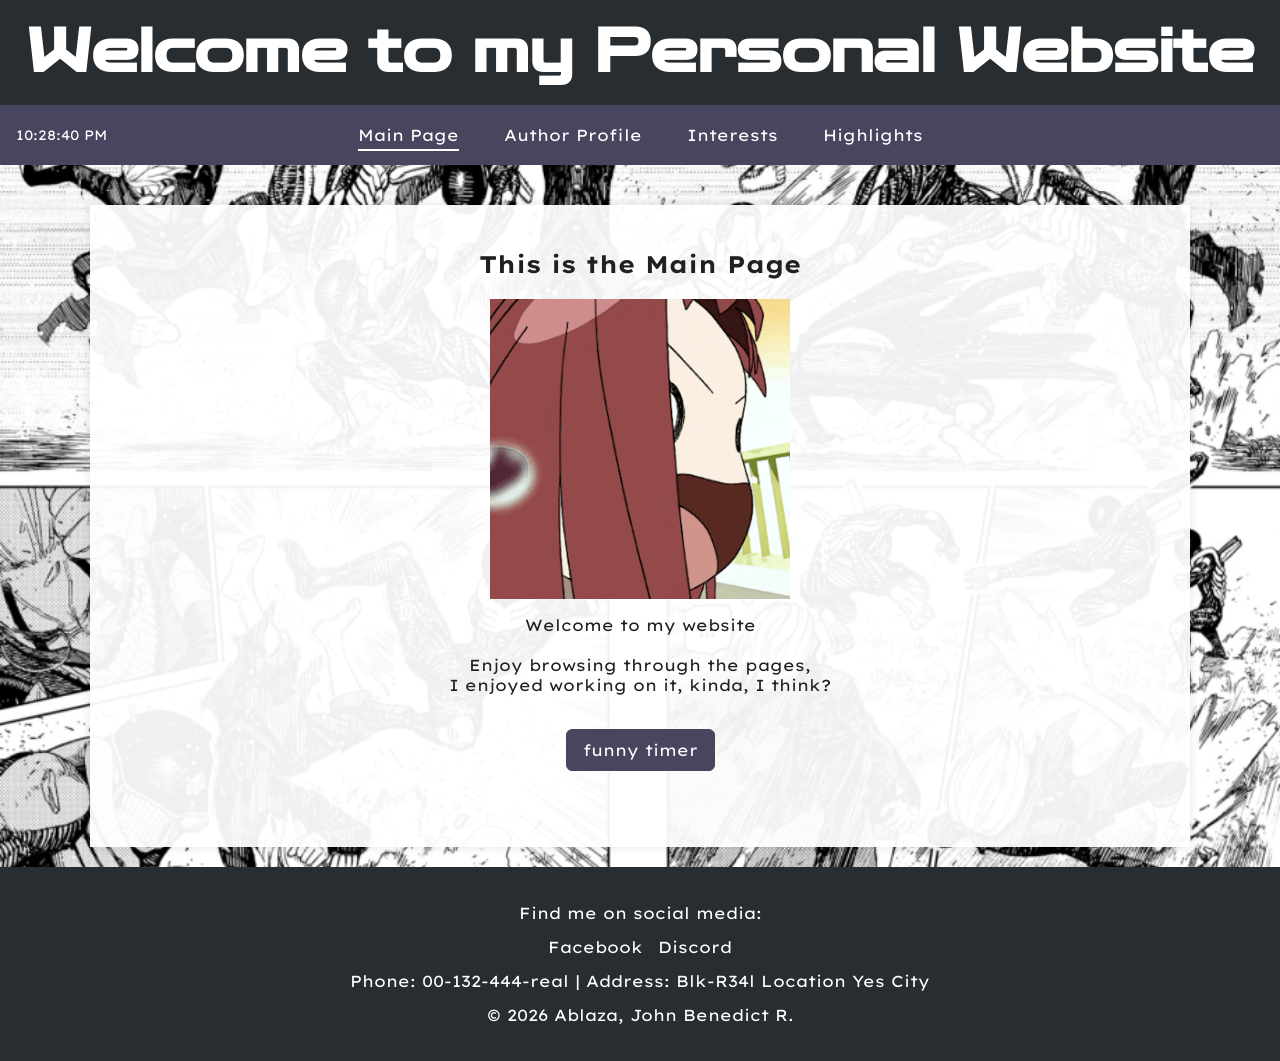
<file: index.html>
<!DOCTYPE html>
<html lang="en">
<head>
    <meta charset="UTF-8">
    <meta name="viewport" content="width=device-width, initial-scale=1.0">
    <title>My Personal Profile | Main Page</title>
    <link rel="stylesheet" href="styles.css">
    <link rel="preconnect" href="https://fonts.googleapis.com">
    <link rel="preconnect" href="https://fonts.gstatic.com" crossorigin>
    <link href="https://fonts.googleapis.com/css2?family=Zen+Dots&display=swap" rel="stylesheet">
    <link href="https://fonts.googleapis.com/css2?family=Lexend+Exa:wght@100..900&display=swap" rel="stylesheet">
</head>
<body class="page-main">
    <header>
        <h1>Welcome to my Personal Website</h1>
    </header>
    <nav>
        <time class="nav-clock" aria-label="Local time">00:00:00</time>
        <a href="index.html">Main Page</a>
        <a href="Profile.html">Author Profile</a>
        <a href="Interests.html">Interests</a>
        <a href="Events.html">Highlights</a>
    </nav>
   <br>

    <!--First container-->
    <section id="main" class="container">
        <h2>This is the Main Page</h2>
        <div>
            <img src="flcl.gif" alt="Main Image">
        <p class="Desc">
            Welcome to my website <br><br>
            Enjoy browsing through the pages, <br>
            I enjoyed working on it, kinda, I think?<br>
        </p>
        <button id="funny-timer-button" class="funny-timer-button" type="button" aria-expanded="false" aria-controls="funny-timer">
            funny timer
        </button>
        <div id="funny-timer" class="funny-timer" aria-hidden="true">
            <p>Time remaining before the rapture happens</p>
            <output id="rapture-countdown" aria-live="polite">341 Years | 84 Days | 05 Hours | 32 Minutes | 15 Seconds</output>
        </div>
        </div>
    </section>

    <!--Footer-->
    <footer>
        <p>Find me on social media:</p>
        <div class="social-links">
            <a href="https://www.facebook.com/johnbenedict.ablaza" target="_blank" rel="noopener noreferrer">Facebook</a>
            <a href="https://discord.com/users/544869188670586890" target="_blank" rel="noopener noreferrer">Discord</a>
        </div>
        <p>Phone: 00-132-444-real | Address: Blk-R34l Location Yes City</p>
        <p>&copy; 2026 Ablaza, John Benedict R.</p>
    </footer>
    <script src="script.js"></script>
</body>
</html>
</file>
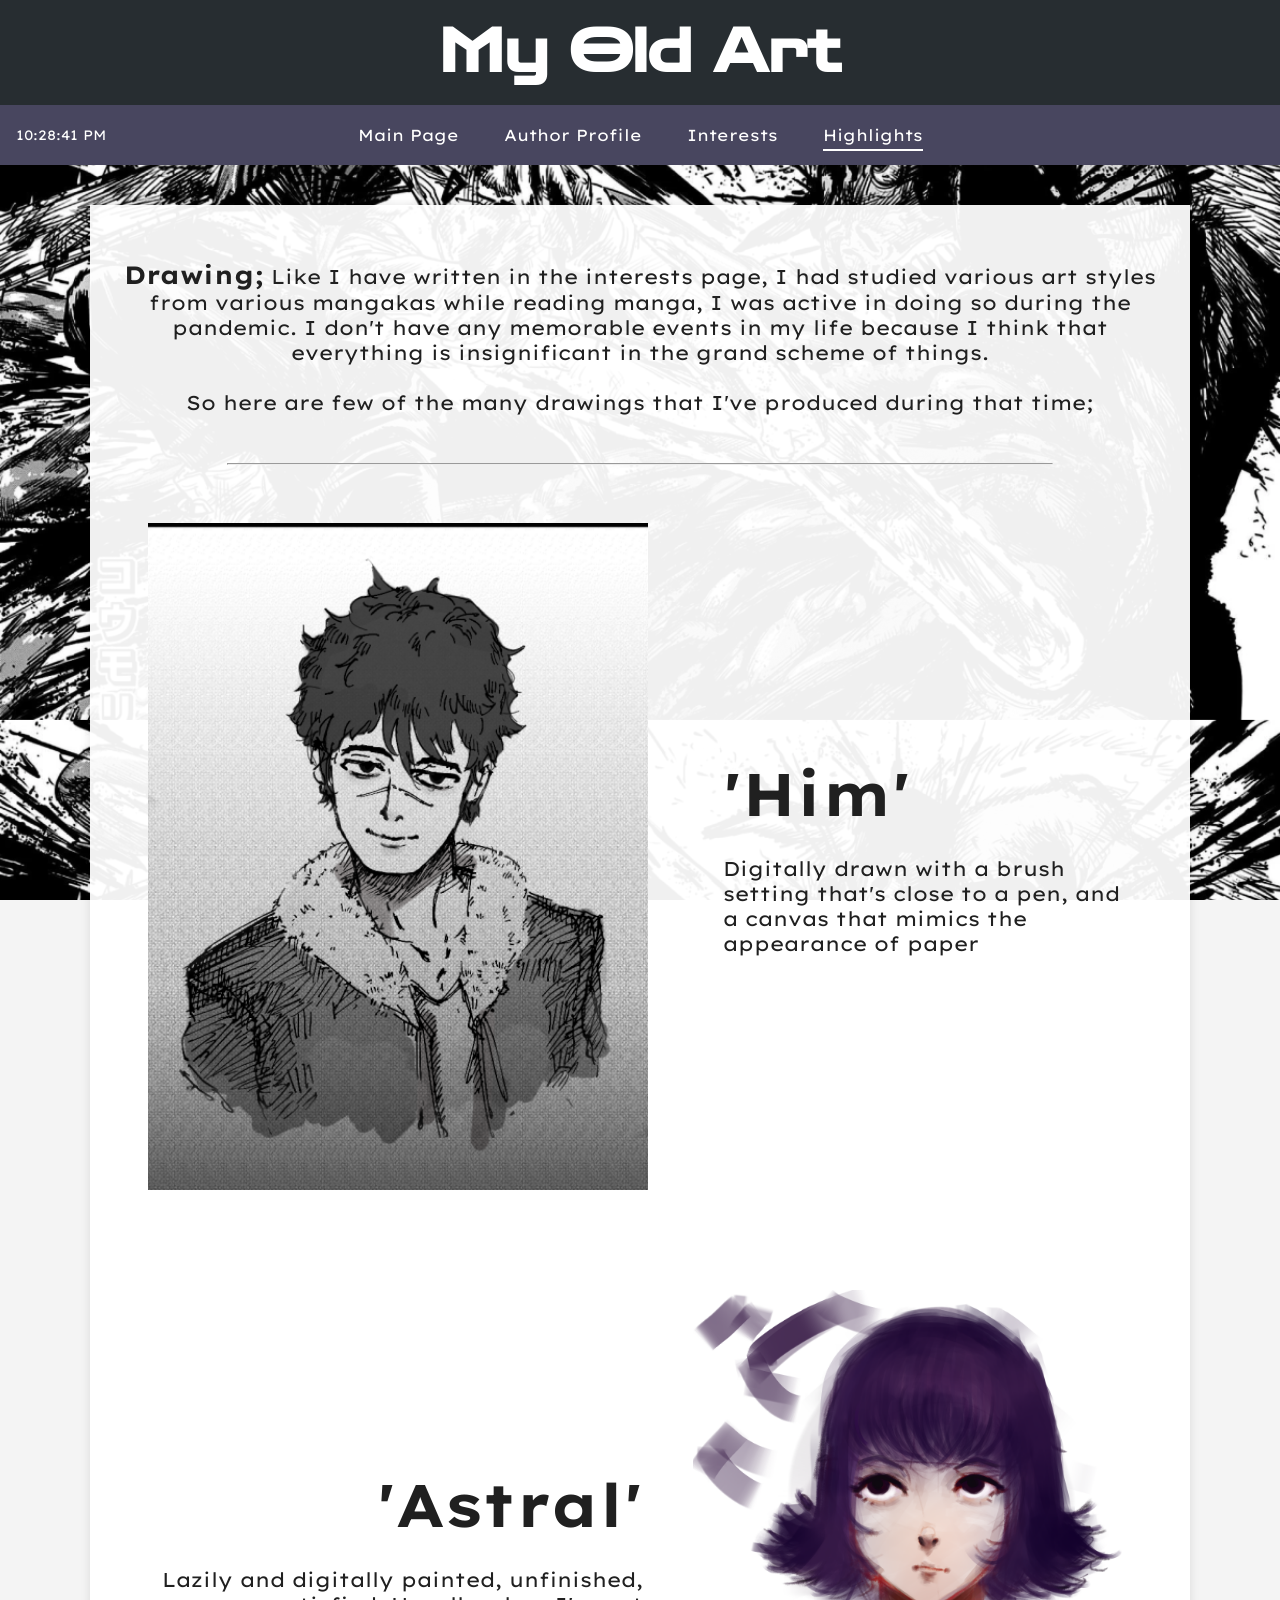
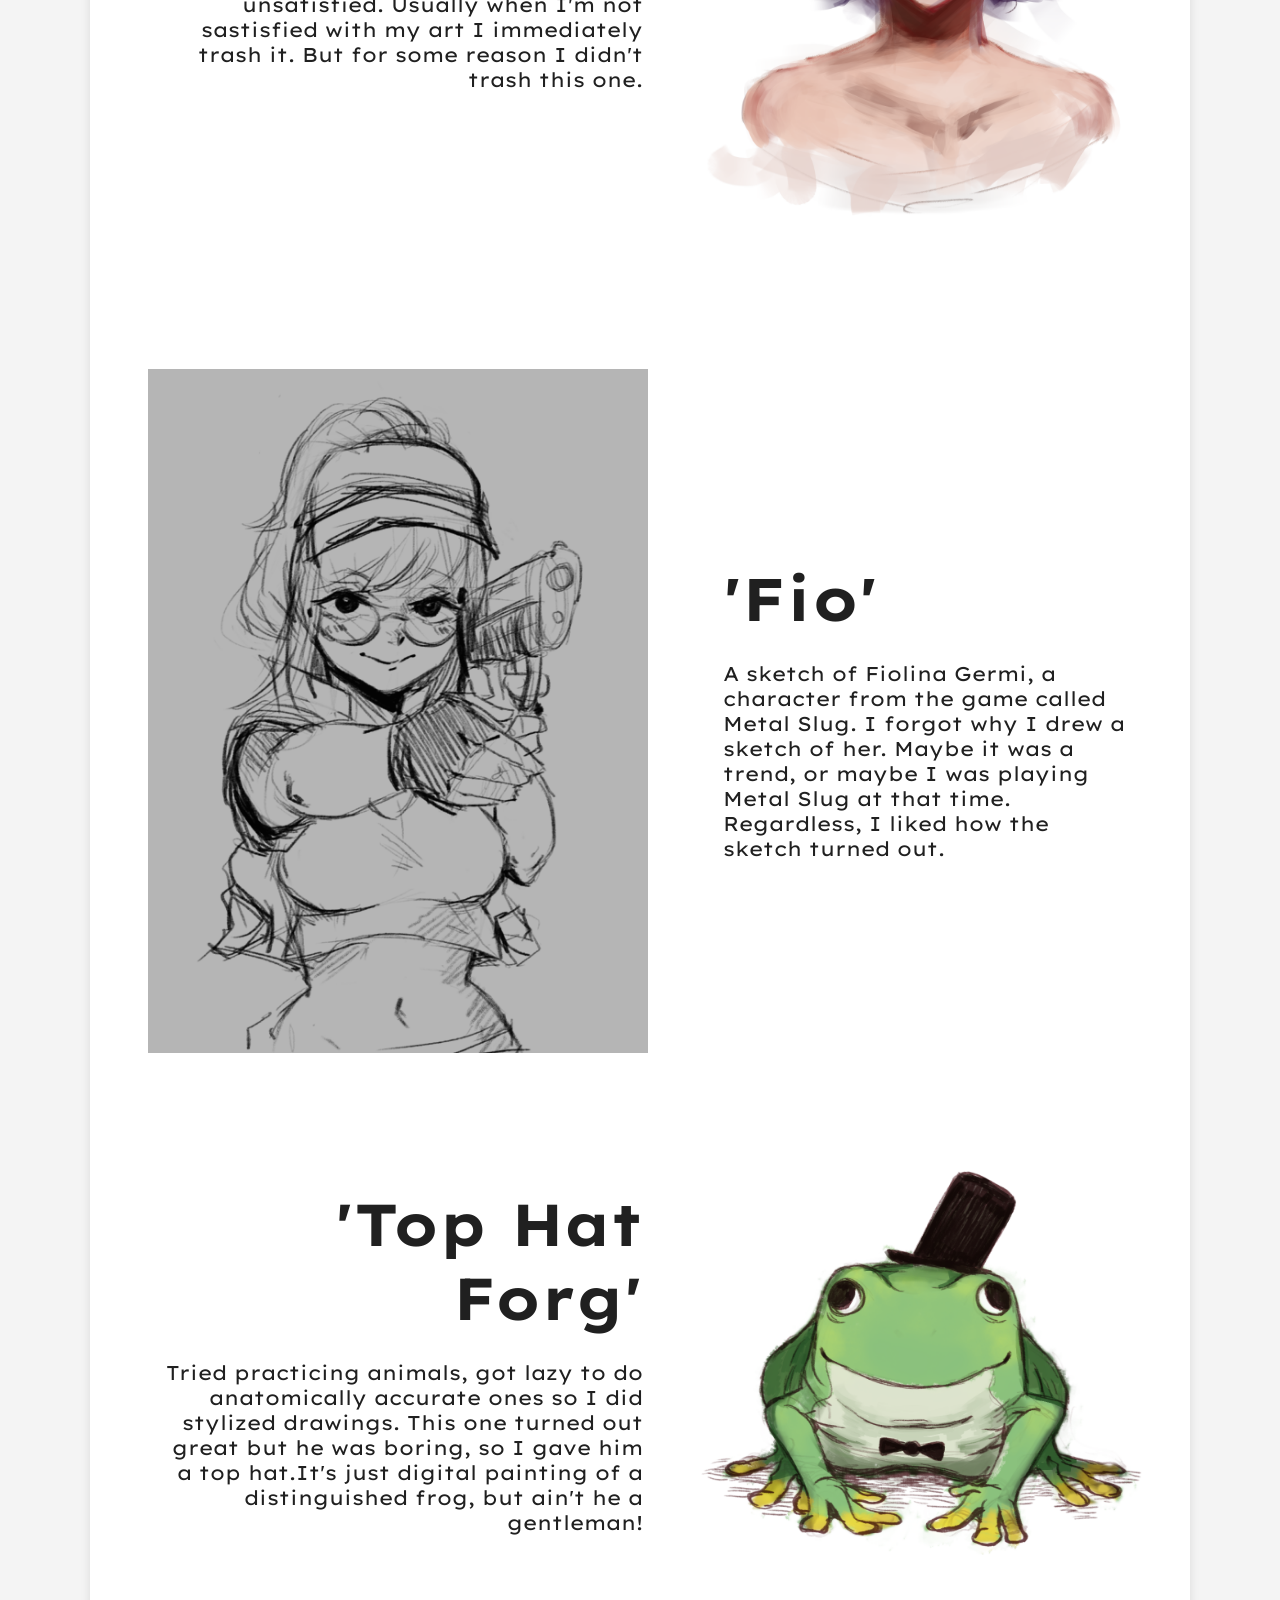
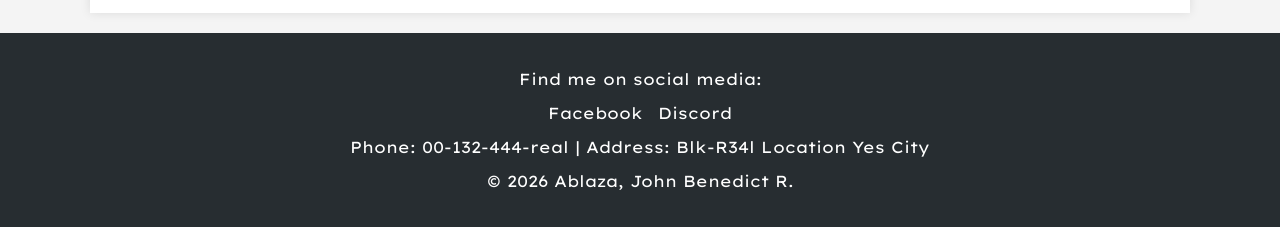
<file: Events.html>
<!DOCTYPE html>
<html lang="en">
<head>
    <meta charset="UTF-8">
    <meta name="viewport" content="width=device-width, initial-scale=1.0">
    <title>My Personal Profile | Highlights</title>
    <link rel="stylesheet" href="styles.css">
    <link rel="preconnect" href="https://fonts.googleapis.com">
    <link rel="preconnect" href="https://fonts.gstatic.com" crossorigin>
    <link href="https://fonts.googleapis.com/css2?family=Zen+Dots&display=swap" rel="stylesheet">
    <link href="https://fonts.googleapis.com/css2?family=Lexend+Exa:wght@100..900&display=swap" rel="stylesheet">
</head>
<body class="page-events">
    <header id="top">
        <h1>My Old Art</h1>
    </header>
    <nav>
        <time class="nav-clock" aria-label="Local time">00:00:00</time>
        <a href="index.html">Main Page</a>
        <a href="Profile.html">Author Profile</a>
        <a href="Interests.html">Interests</a>
        <a href="Events.html">Highlights</a>
    </nav>
   <br>

<!---------------------------------- A R T ---------------------------------->
    <section class="container">
        <table>
            <tr>
                <td colspan="2">
                    <p style="font-size: 20px; justify-content: center;">
                        <strong style="font-size: 25px;">Drawing;</strong> Like I have written in the interests page, I had studied various art styles
                        from various mangakas while reading manga, I was active in doing so during the pandemic. I don't have any memorable events in
                        my life because I think that everything is insignificant in the grand scheme of things.
                        <br><br>
                        So here are few of the many drawings that I've produced during that time;
                    </p>
                </td>
            </tr>
            <td colspan="2"><hr style="width: 80%;"><br></td>
<!--He-->
            <tr>
                <td>
                    <img class="game" src="him.png" alt="Interest Image">
                </td>
                <td>
                    <p style="text-align: left; margin: 30px; font-size: 20px;">
                        <strong style="font-size: 60px;">'Him'</strong>
                        <br><br>
                        Digitally drawn with a brush setting that's close to a pen,
                        and a canvas that mimics the appearance of paper
                    </p>
                </td>
            </tr>
<td colspan="2"><br><br></td>

<!--Her-->
            <tr>
                <td>
                    <p style="text-align: right; margin: 30px; font-size: 20px;">
                        <strong style="font-size: 60px;">'Astral'</strong>
                        <br><br>
                        Lazily and digitally painted, unfinished, unsatisfied.
                        Usually when I'm not sastisfied with my art I immediately trash it.
                        But for some reason I didn't trash this one.
                    </p>
                </td>
                <td>
                    <img class="game" src="astral.png" alt="Interest Image">
                </td>
            </tr>
<td colspan="2"><br><br></td>

<!--Fio-->
            <tr>
                <td>
                    <img class="game" src="fio.png" alt="Interest Image">
                </td>
                <td>
                    <p style="text-align: left; margin: 30px; font-size: 20px;">
                        <strong style="font-size: 60px;">'Fio'</strong>
                        <br><br>
                        A sketch of Fiolina Germi, a character from the game called Metal Slug.
                        I forgot why I drew a sketch of her. Maybe it was a trend, or maybe I was
                        playing Metal Slug at that time. Regardless, I liked how the sketch turned out.
                    </p>
                </td>
            </tr>
<td colspan="2"><br><br></td>

<!--Top hat forg-->
            <tr>
                <td>
                    <p style="text-align: right; margin: 30px; font-size: 20px;">
                        <strong style="font-size: 59px;">'Top Hat Forg'</strong>
                        <br><br>
                        Tried practicing animals, got lazy to do anatomically accurate ones
                        so I did stylized drawings. This one turned out great but he was boring,
                        so I gave him a top hat.It's just digital painting of a distinguished frog,
                        but ain't he a gentleman!
                    </p>
                </td>
                <td>
                    <img class="game" src="forg.png" alt="Interest Image">
                </td>
            </tr>
        </table>
    </section>

    <button class="back-to-top" type="button" aria-label="Back to top" aria-hidden="true">&#8593;</button>

<!--Footer-->
    <footer>
        <p>Find me on social media:</p>
        <div class="social-links">
            <a href="https://www.facebook.com/johnbenedict.ablaza" target="_blank" rel="noopener noreferr">Facebook</a>
            <a href="https://discord.com/users/544869188670586890" target="_blank" rel="noopener noreferr">Discord</a>
        </div>
        <p>Phone: 00-132-444-real | Address: Blk-R34l Location Yes City</p>
        <p>&copy; 2026 Ablaza, John Benedict R.</p>
    </footer>
    <script src="script.js"></script>
</body>
</html>
</file>
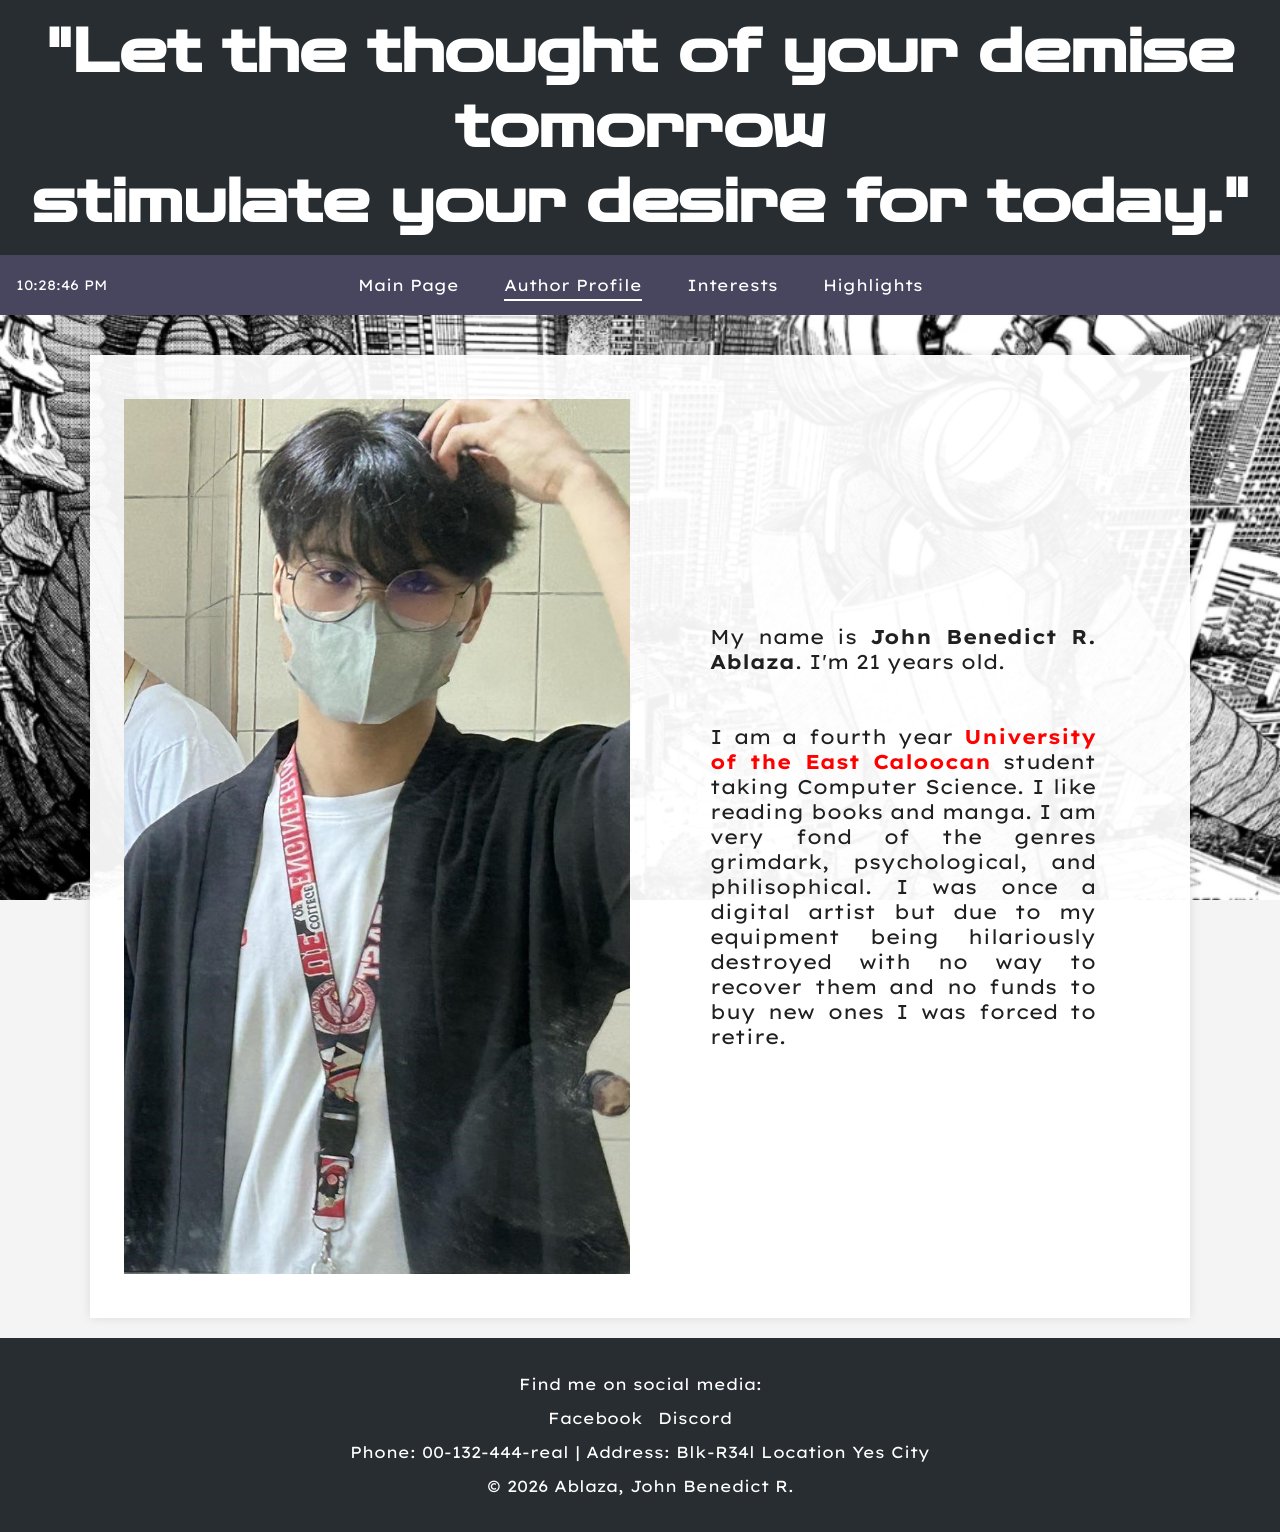
<file: Profile.html>
<!DOCTYPE html>
<html lang="en">
<head>
    <meta charset="UTF-8">
    <meta name="viewport" content="width=device-width, initial-scale=1.0">
    <title>My Personal Profile | Me</title>
    <link rel="stylesheet" href="styles.css">
    <link rel="preconnect" href="https://fonts.googleapis.com">
    <link rel="preconnect" href="https://fonts.gstatic.com" crossorigin>
    <link href="https://fonts.googleapis.com/css2?family=Zen+Dots&display=swap" rel="stylesheet">
    <link href="https://fonts.googleapis.com/css2?family=Lexend+Exa:wght@100..900&display=swap" rel="stylesheet">
</head>
<body class="page-profile">
    <header>
        <h1>"Let the thought of your demise tomorrow <br> stimulate your desire for today."</h1>
    </header>
    <nav>
        <time class="nav-clock" aria-label="Local time">00:00:00</time>
        <a href="index.html">Main Page</a>
        <a href="Profile.html">Author Profile</a>
        <a href="Interests.html">Interests</a>
        <a href="Events.html">Highlights</a>
    </nav>
   <br>

<!--Second Container-->
    <section class="container">
        <table>
            <tr>
                <td>
                    <img class="profile-photo" src="faceme.jpg" alt="Face Image">
                </td>
                <td style="text-align: justify;">
                    <p style="margin: 60px; font-size: 20px;">
                    My name is <strong>John Benedict R. Ablaza</strong>. I'm 21 years old.
                    <br><br><br>
                    I am a fourth year <a style="color: red;"> <b>University of the East Caloocan</b></a> student
                    taking Computer Science. I like reading books and manga. I am very fond of the genres grimdark,
                    psychological, and philisophical. I was once a digital artist but due to my equipment being hilariously
                    destroyed with no way to recover them and no funds to buy new ones I was forced to retire.
                    </p>
                </td>
            </tr>
        </table>
    </section>

<!--Footer-->
    <footer>
        <p>Find me on social media:</p>
        <div class="social-links">
            <a href="https://www.facebook.com/johnbenedict.ablaza" target="_blank" rel="noopener noreferr">Facebook</a>
            <a href="https://discord.com/users/544869188670586890" target="_blank" rel="noopener noreferr" >Discord</a>
        </div>
        <p>Phone: 00-132-444-real | Address: Blk-R34l Location Yes City</p>
        <p>&copy; 2026 Ablaza, John Benedict R.</p>
    </footer>
    <script src="script.js"></script>
</body>
</html>
</file>
<file: styles.css>
:root {
    --ink: #202020;
    --surface: rgba(255, 255, 255, 0.94);
    --dark: #272d31;
    --nav: #48465f;
    --shadow: 0 0 10px rgba(0, 0, 0, 0.1);
}

* {
    box-sizing: border-box;
}

html {
    scroll-behavior: smooth;
}

body {
    --parallax-y: 0px;
    position: relative;
    isolation: isolate;
    display: flex;
    flex-direction: column;
    min-width: 320px;
    min-height: 100vh;
    margin: 0;
    color: var(--ink);
    background-color: #f4f4f4;
    font-family: "Lexend Exa", sans-serif;
    text-align: center;
}

body::before {
    position: fixed;
    z-index: -1;
    inset: 0;
    content: "";
    background-repeat: repeat-y;
    background-position: center var(--parallax-y);
    background-size: 100% auto;
    will-change: background-position;
}

body.page-main::before { background-image: url("bg4.png"); }
body.page-profile::before { background-image: url("bg1.png"); }
body.page-interests::before { background-image: url("bg2.jpg"); }
body.page-events::before { background-image: url("bg5.png"); }

header,
footer {
    padding: 15px;
    color: white;
    background: var(--dark);
}

header h1 {
    margin: 0;
    font-family: "Zen Dots", sans-serif;
    font-size: clamp(1.8rem, 6vw, 3.75rem);
    line-height: 1.25;
}

nav {
    position: relative;
    display: flex;
    flex-wrap: wrap;
    justify-content: center;
    gap: 8px 25px;
    padding: 10px 120px;
    background: var(--nav);
}

.nav-clock {
    position: absolute;
    top: 50%;
    left: 16px;
    min-width: 78px;
    color: white;
    font-size: 0.85rem;
    font-variant-numeric: tabular-nums;
    line-height: 1;
    transform: translateY(-50%);
}

nav a {
    position: relative;
    padding: 10px;
    color: white;
    text-decoration: none;
}

nav a::after {
    position: absolute;
    right: 10px;
    bottom: 4px;
    left: 10px;
    height: 2px;
    content: "";
    background-color: white;
    transform: scaleX(0);
    transform-origin: center;
    transition: transform 220ms ease;
}

nav a:hover::after,
nav a:focus-visible::after,
nav a.active::after {
    transform: scaleX(1);
}

section {
    width: min(92%, 1100px);
    margin: 20px auto;
    padding: clamp(16px, 3vw, 24px);
}

.container {
    background: var(--surface);
    box-shadow: var(--shadow);
}

.container table {
    width: 100%;
    margin: 0 auto;
    border-spacing: 0;
}

.container td {
    padding: 10px;
    vertical-align: middle;
}

.container img {
    display: block;
    max-width: 100%;
    height: auto;
    margin: 10px auto;
    object-fit: cover;
}

body.page-main .container img {
    width: min(300px, 100%);
    aspect-ratio: 1;
}

.funny-timer-button {
    margin: 18px auto 0;
    padding: 10px 16px;
    border: 1px solid var(--nav);
    border-radius: 6px;
    color: white;
    background: var(--nav);
    font: inherit;
    cursor: pointer;
    transition: transform 220ms ease, background-color 220ms ease, box-shadow 220ms ease;
}

.funny-timer-button:hover,
.funny-timer-button:focus-visible {
    background: var(--dark);
    box-shadow: 0 4px 12px rgba(39, 45, 49, 0.25);
    transform: translateY(-2px);
}

.funny-timer {
    width: min(100%, 720px);
    margin: 18px auto 0;
    padding: 16px;
    max-height: 0;
    overflow: hidden;
    border: 1px solid rgba(39, 45, 49, 0.2);
    background: rgba(255, 255, 255, 0.7);
    opacity: 0;
    transform: translateY(-10px);
    transition: max-height 320ms ease, opacity 220ms ease, transform 320ms ease, padding 320ms ease, margin 320ms ease;
}

.funny-timer.is-open {
    max-height: 180px;
    opacity: 1;
    transform: translateY(0);
}

.funny-timer-button.is-open {
    background: var(--dark);
}

.confetti-burst {
    position: fixed;
    inset: 0;
    z-index: 20;
    overflow: hidden;
    pointer-events: none;
}

.confetti-piece {
    position: absolute;
    top: var(--origin-y);
    left: var(--origin-x);
    width: 10px;
    height: 16px;
    border-radius: 2px;
    background: var(--confetti-color);
    animation: confetti-explosion 900ms cubic-bezier(0.2, 0.8, 0.3, 1) forwards;
}

@keyframes confetti-explosion {
    0% {
        opacity: 1;
        transform: translate(-50%, -50%) rotate(0deg) scale(1);
    }
    100% {
        opacity: 0;
        transform: translate(calc(-50% + var(--x)), calc(-50% + var(--y))) rotate(var(--rotation)) scale(0.7);
    }
}

.funny-timer p {
    margin: 0 0 10px;
    font-weight: 700;
}

.funny-timer output {
    display: block;
    color: var(--dark);
    font-variant-numeric: tabular-nums;
    line-height: 1.6;
}

body.page-profile .container table {
    table-layout: fixed;
}

body.page-profile .container td:first-child {
    width: 50%;
}

.profile-photo {
    width: 100%;
    max-width: 480px;
    height: auto;
    object-fit: contain;
}

body.page-interests .game {
    width: min(605px, 100%);
}

body.page-interests .manga {
    width: min(600px, 100%);
}

body.page-events .container img {
    width: min(500px, 100%);
}

footer {
    width: 100%;
    min-width: 0;
    margin-top: auto;
    padding: clamp(16px, 3vw, 24px) clamp(12px, 4vw, 32px);
    text-align: center;
    line-height: 1.5;
    overflow-wrap: anywhere;
}

footer p {
    width: min(100%, 900px);
    max-width: 100%;
    margin: 10px auto;
    text-align: center;
    white-space: normal;
    overflow-wrap: anywhere;
    word-break: normal;
}

.social-links {
    display: flex;
    flex-wrap: wrap;
    justify-content: center;
    width: 100%;
    gap: 8px 15px;
}

.social-links a {
    color: white;
    overflow-wrap: anywhere;
}

a[href] {
    text-decoration: none;
}

a[href^="http"] {
    position: relative;
}

a[href^="http"]::after {
    position: absolute;
    right: 0;
    bottom: -4px;
    left: 0;
    height: 2px;
    content: "";
    background: currentColor;
    transform: scaleX(0);
    transform-origin: center;
    transition: transform 220ms ease;
}

a[href^="http"]:hover::after,
a[href^="http"]:focus-visible::after {
    transform: scaleX(1);
}

.link-confirmation {
    position: fixed;
    inset: 0;
    z-index: 100;
    display: grid;
    padding: 20px;
    background: rgba(0, 0, 0, 0.55);
    opacity: 0;
    place-items: center;
    pointer-events: none;
    visibility: hidden;
    transition: opacity 180ms ease, visibility 180ms ease;
}

.link-confirmation.is-open {
    opacity: 1;
    pointer-events: auto;
    visibility: visible;
}

.link-confirmation__panel {
    width: min(100%, 420px);
    padding: 24px;
    border: 1px solid rgba(0, 0, 0, 0.15);
    border-radius: 8px;
    background: white;
    box-shadow: 0 12px 30px rgba(0, 0, 0, 0.25);
    color: var(--ink);
}

.link-confirmation__panel h2 {
    margin: 0 0 10px;
    font-size: 1.25rem;
}

.link-confirmation__panel p {
    margin: 0 0 20px;
    overflow-wrap: anywhere;
}

.link-confirmation__actions {
    display: flex;
    justify-content: center;
    gap: 10px;
}

.link-confirmation__actions button {
    min-width: 90px;
    padding: 9px 16px;
    border: 1px solid var(--nav);
    border-radius: 6px;
    font: inherit;
    cursor: pointer;
}

.link-confirmation__cancel {
    color: var(--ink);
    background: white;
}

.link-confirmation__open {
    color: white;
    background: var(--nav);
}

.back-to-top {
    position: fixed;
    right: clamp(16px, 4vw, 32px);
    bottom: clamp(16px, 4vw, 32px);
    z-index: 10;
    display: grid;
    width: 48px;
    height: 48px;
    padding: 0;
    border: 2px solid white;
    border-radius: 50%;
    color: white;
    background: var(--dark);
    box-shadow: 0 3px 10px rgba(0, 0, 0, 0.25);
    cursor: pointer;
    opacity: 0;
    place-items: center;
    pointer-events: none;
    visibility: hidden;
    transform: translateY(12px);
    transition: opacity 180ms ease, transform 180ms ease, visibility 180ms ease, background-color 180ms ease;
}

.back-to-top:hover,
.back-to-top:focus-visible {
    background: var(--nav);
}

.back-to-top.is-visible {
    opacity: 1;
    pointer-events: auto;
    visibility: visible;
    transform: translateY(0);
}

@media (max-width: 700px) {
    nav {
        gap: 4px 10px;
        padding: 42px 10px 8px;
    }

    .nav-clock {
        top: 12px;
        left: 12px;
        transform: none;
    }

    nav a {
        padding: 8px 5px;
        font-size: 0.9rem;
    }

    .container table,
    .container tbody,
    .container tr,
    .container td {
        display: block;
        width: 100%;
    }

    .container td {
        padding: 8px 0;
    }

    .container td[style*="text-align: justify"] {
        text-align: left !important;
    }

    .container p {
        margin: 20px 10px !important;
        font-size: clamp(1rem, 3.5vw, 1.25rem) !important;
    }

    .container p strong[style*="font-size"] {
        font-size: clamp(1.5rem, 8vw, 2.5rem) !important;
    }

    body.page-profile .container td:first-child {
        width: 100%;
    }
}

@media (prefers-reduced-motion: reduce) {
    nav a::after,
    .back-to-top,
    .link-confirmation {
        transition: none;
    }

    .funny-timer-button,
    .funny-timer,
    .confetti-piece {
        transition: none;
        animation: none;
    }

    a[href^="http"]::after {
        transition: none;
    }
}
</file>
